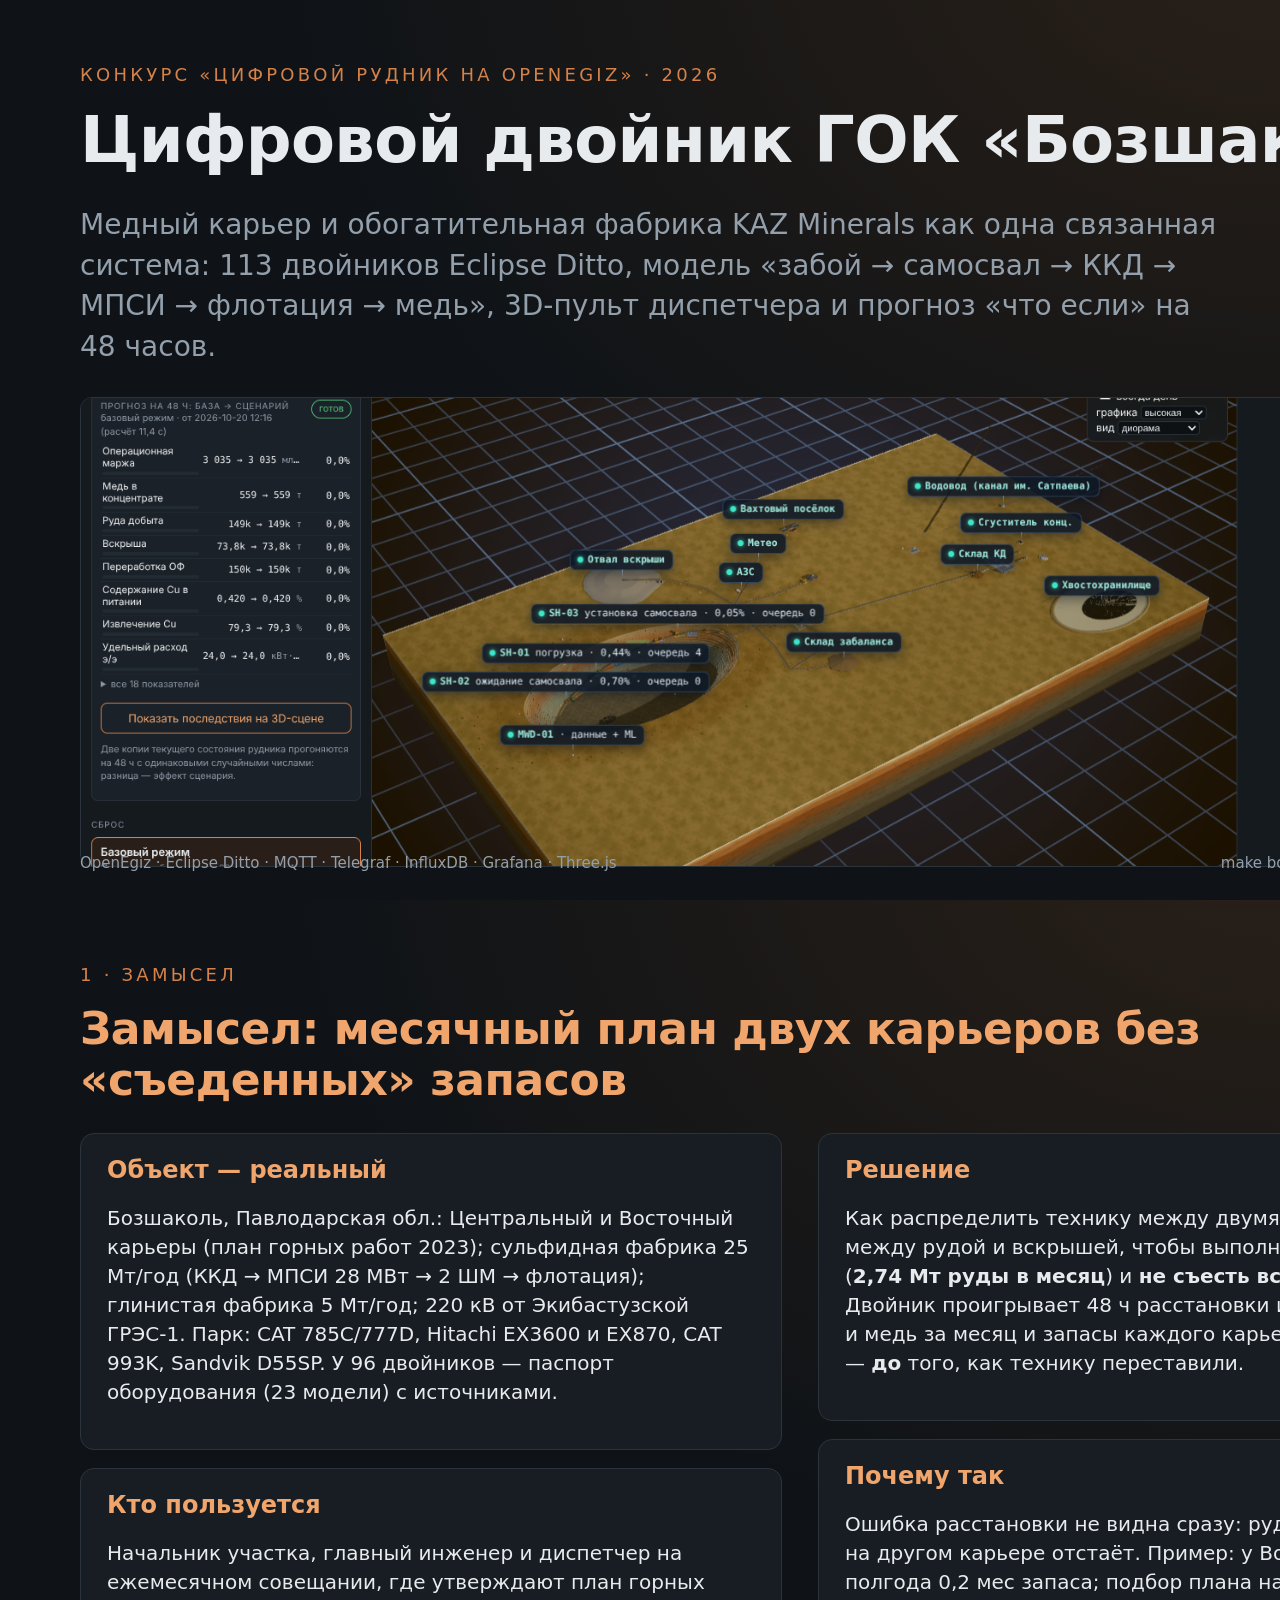
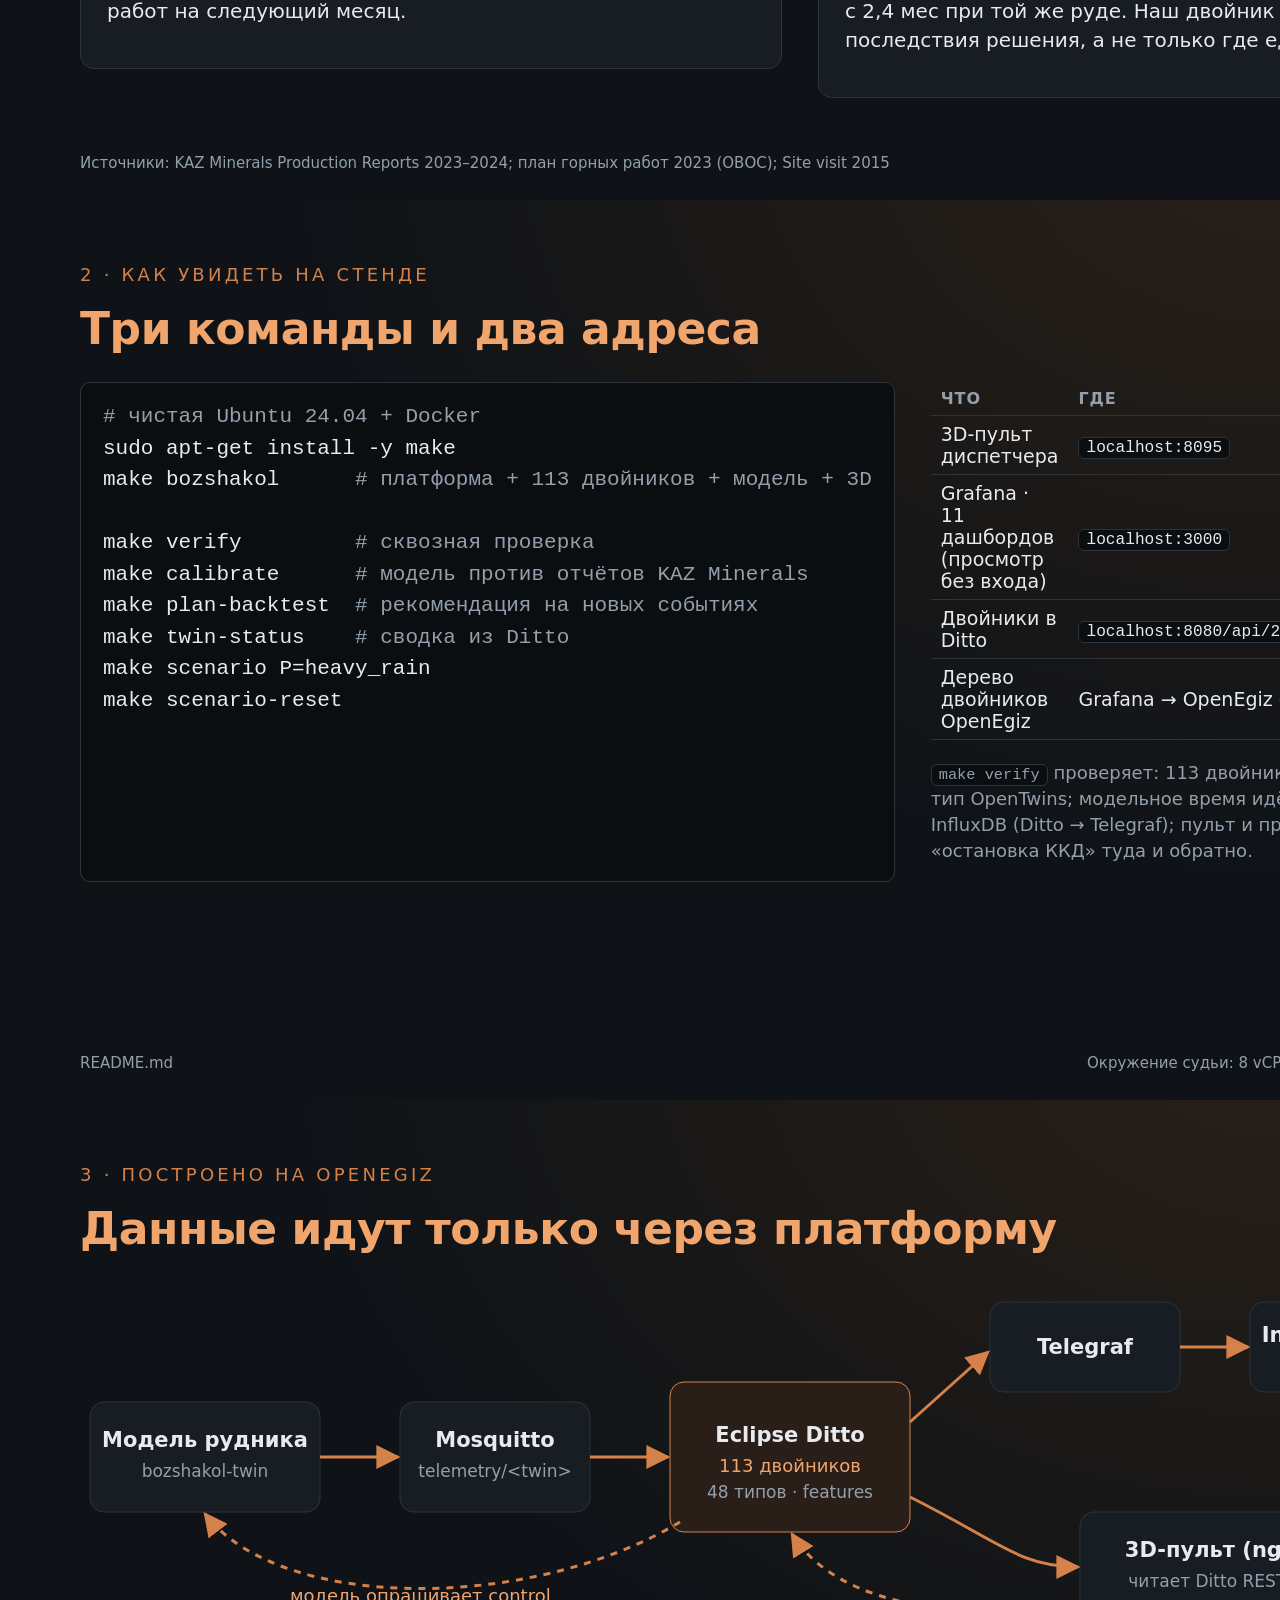
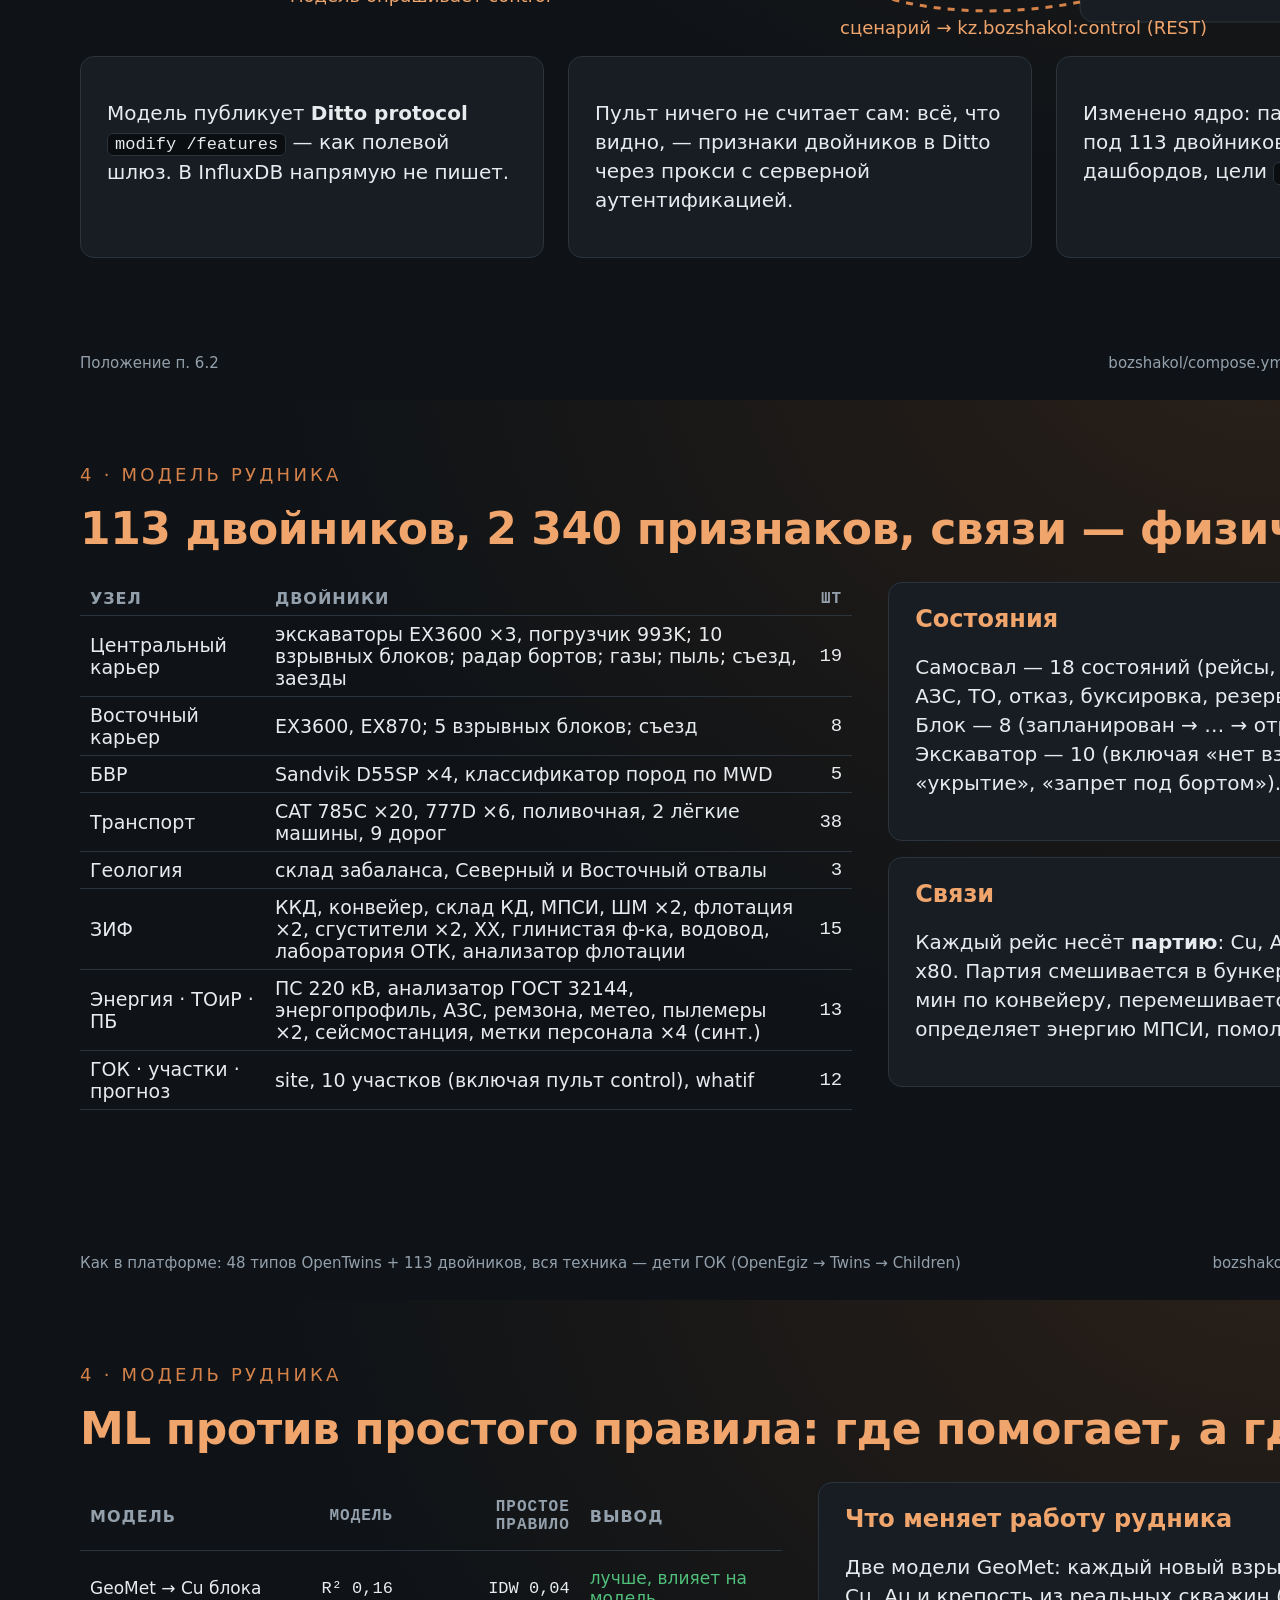
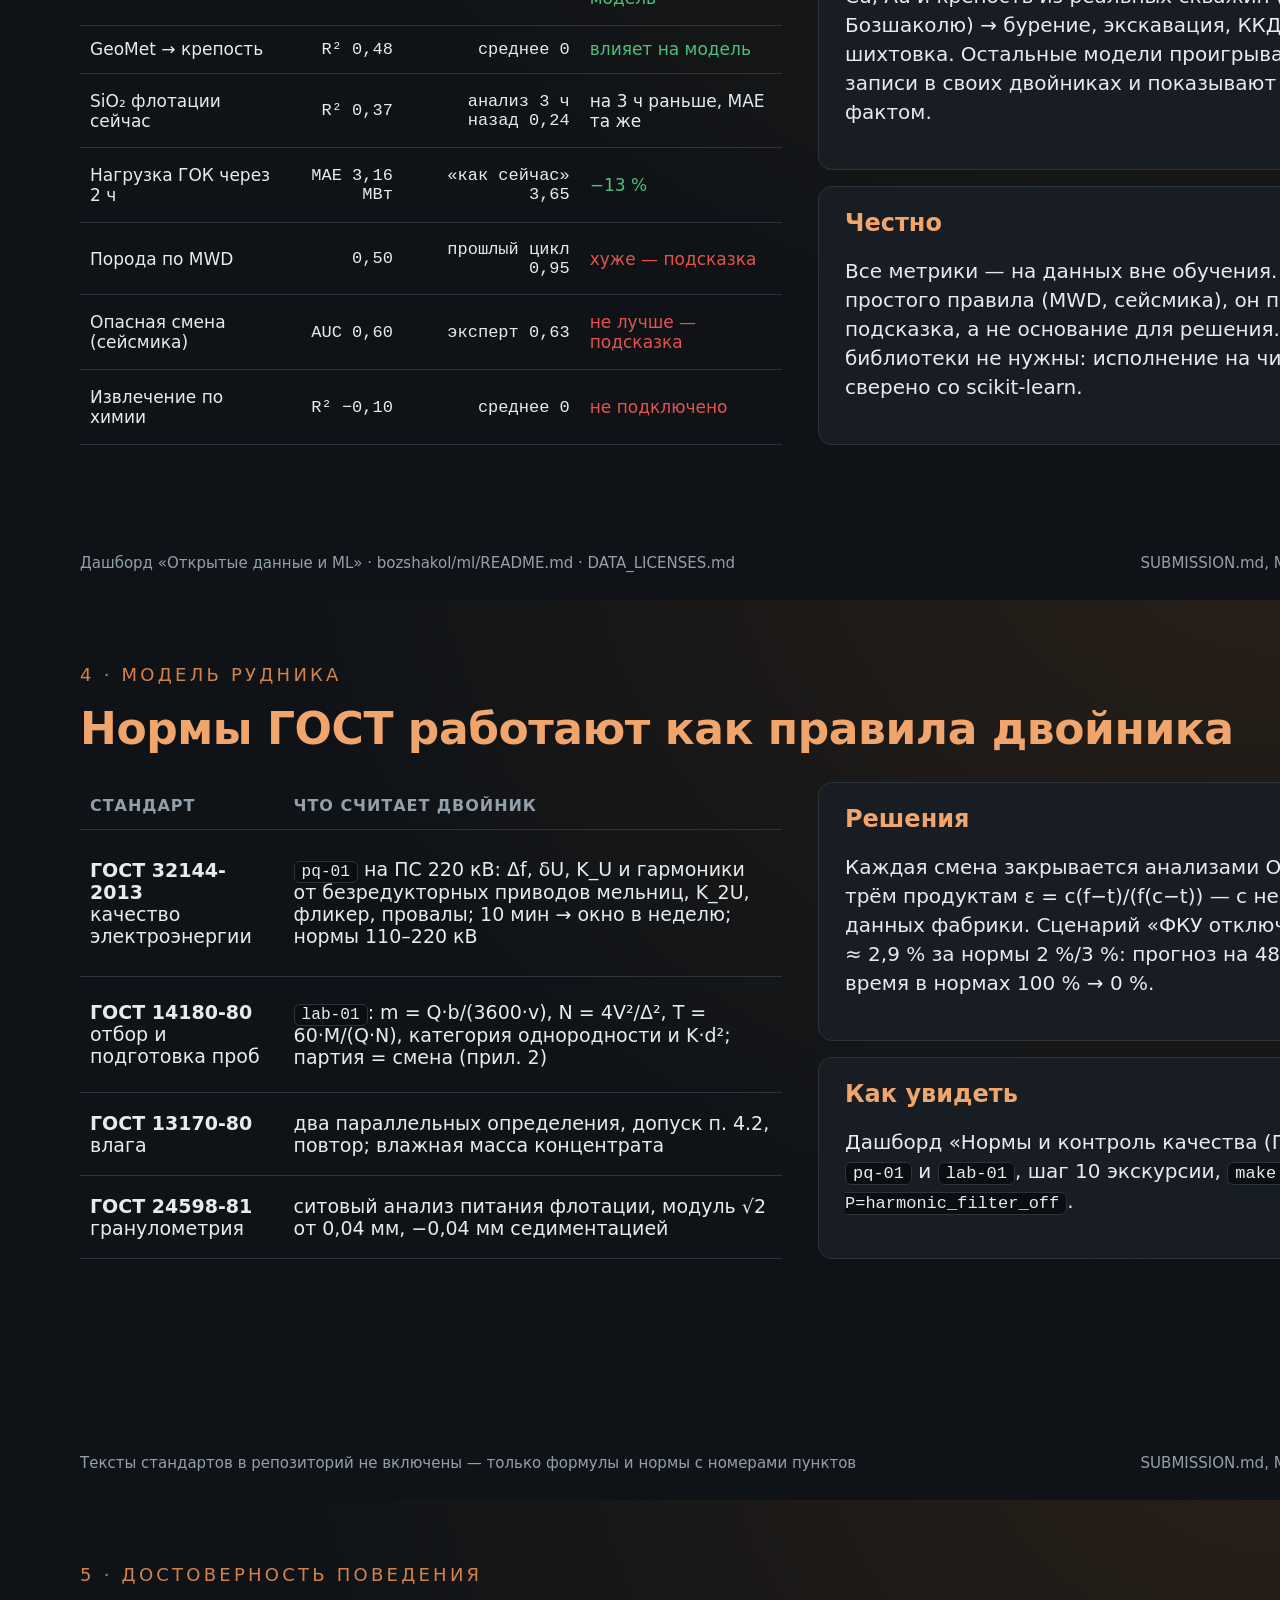
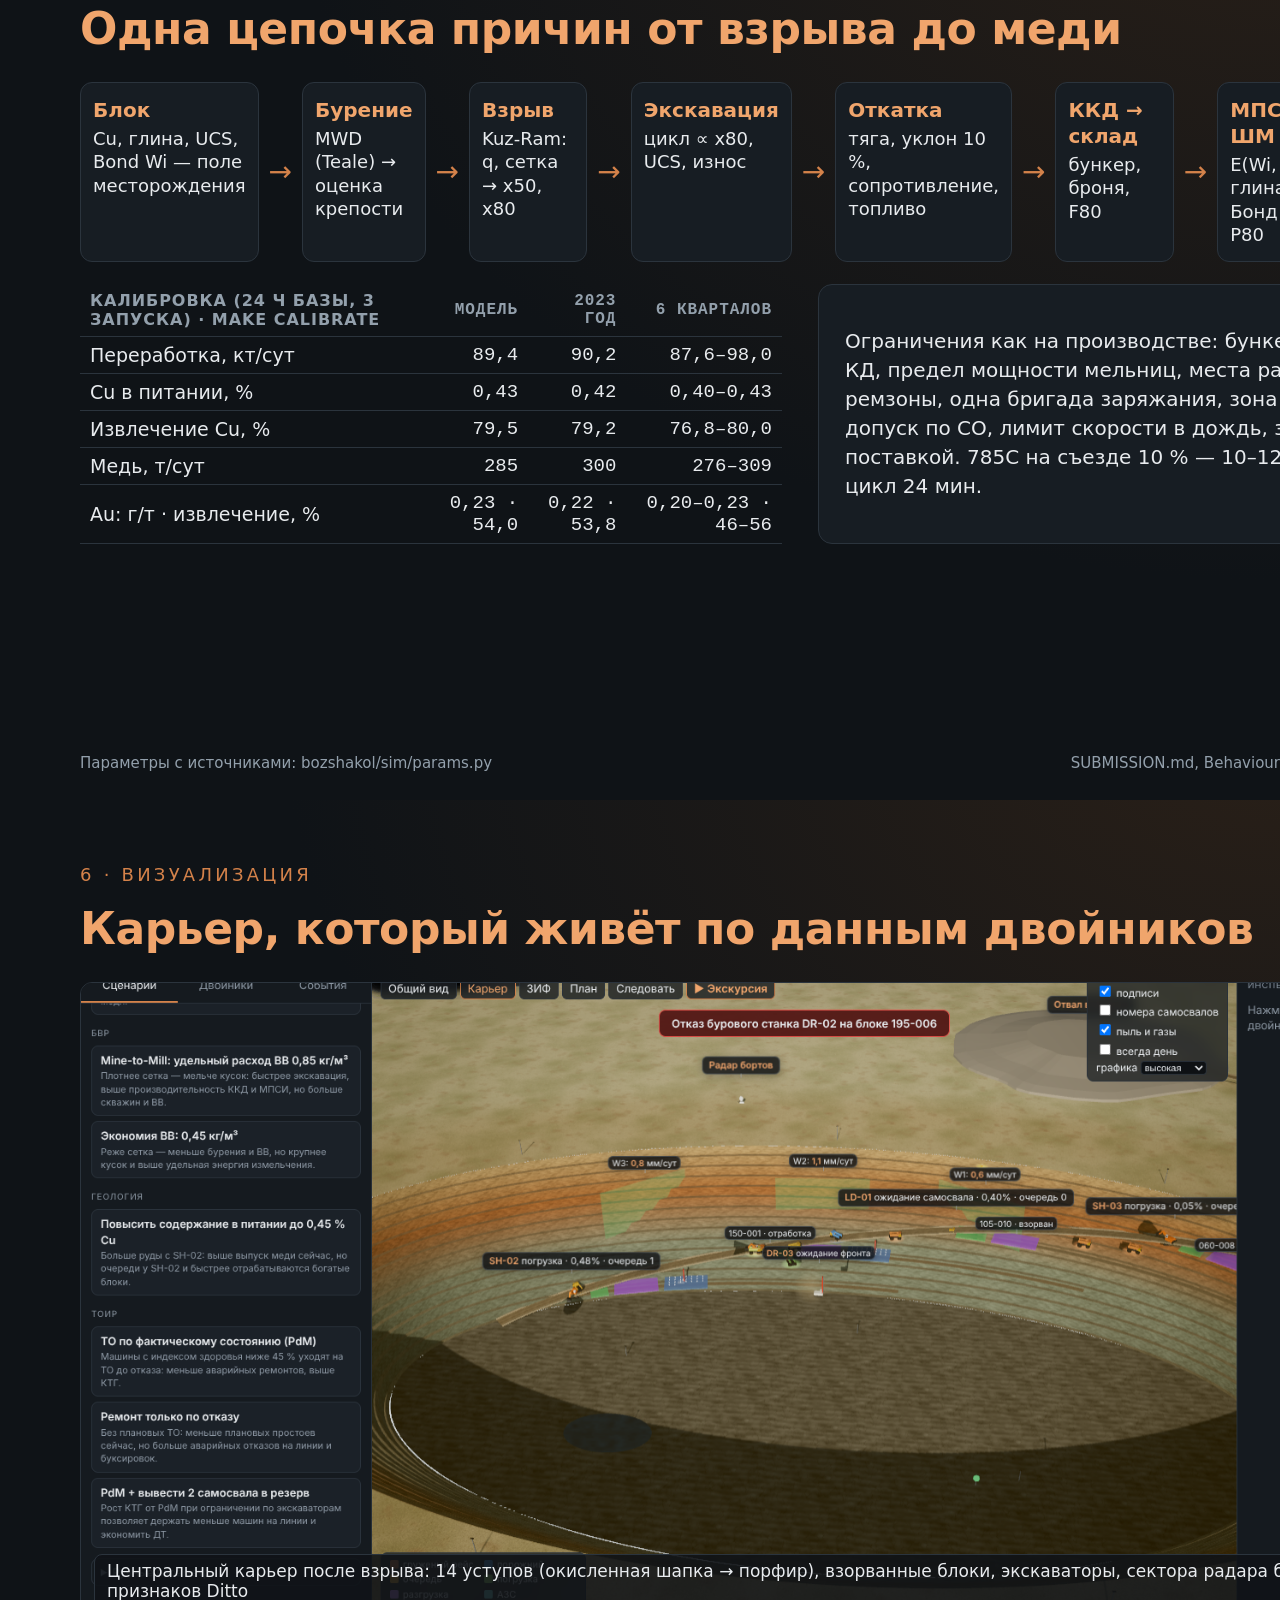
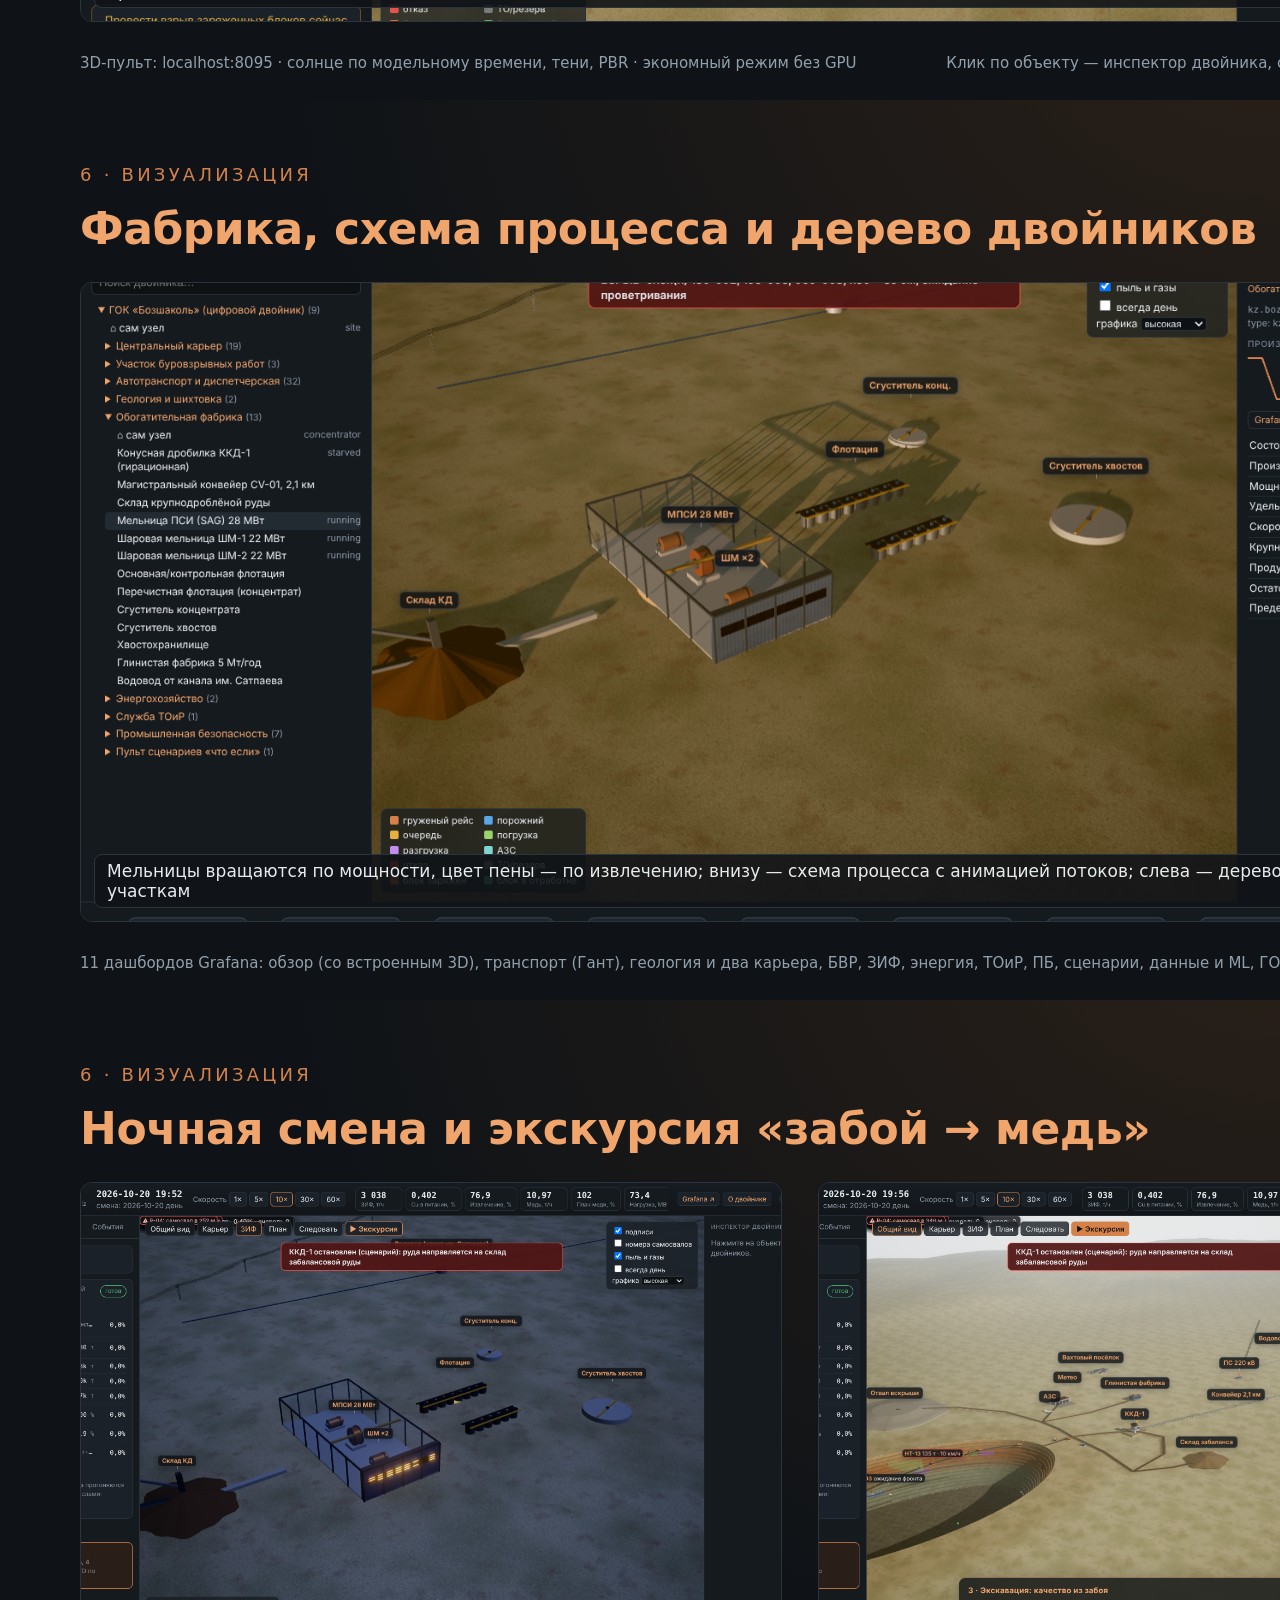
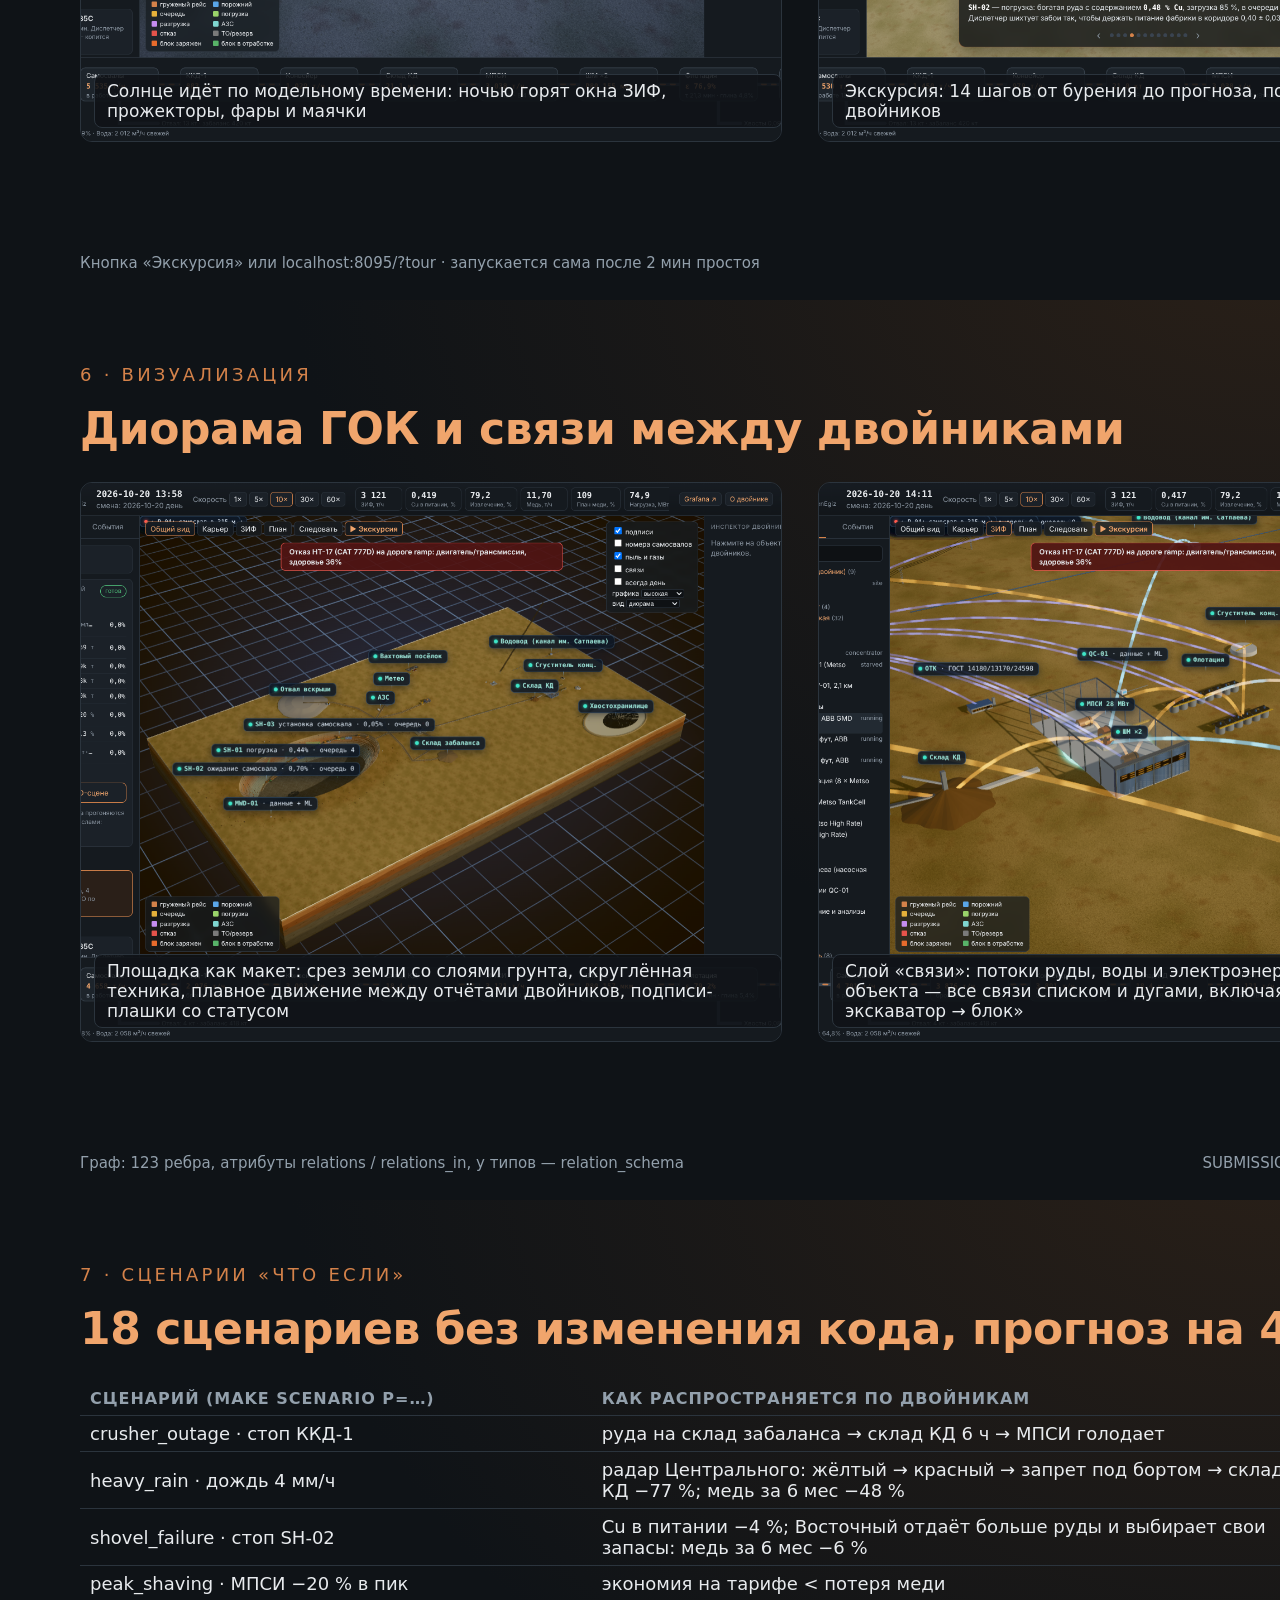
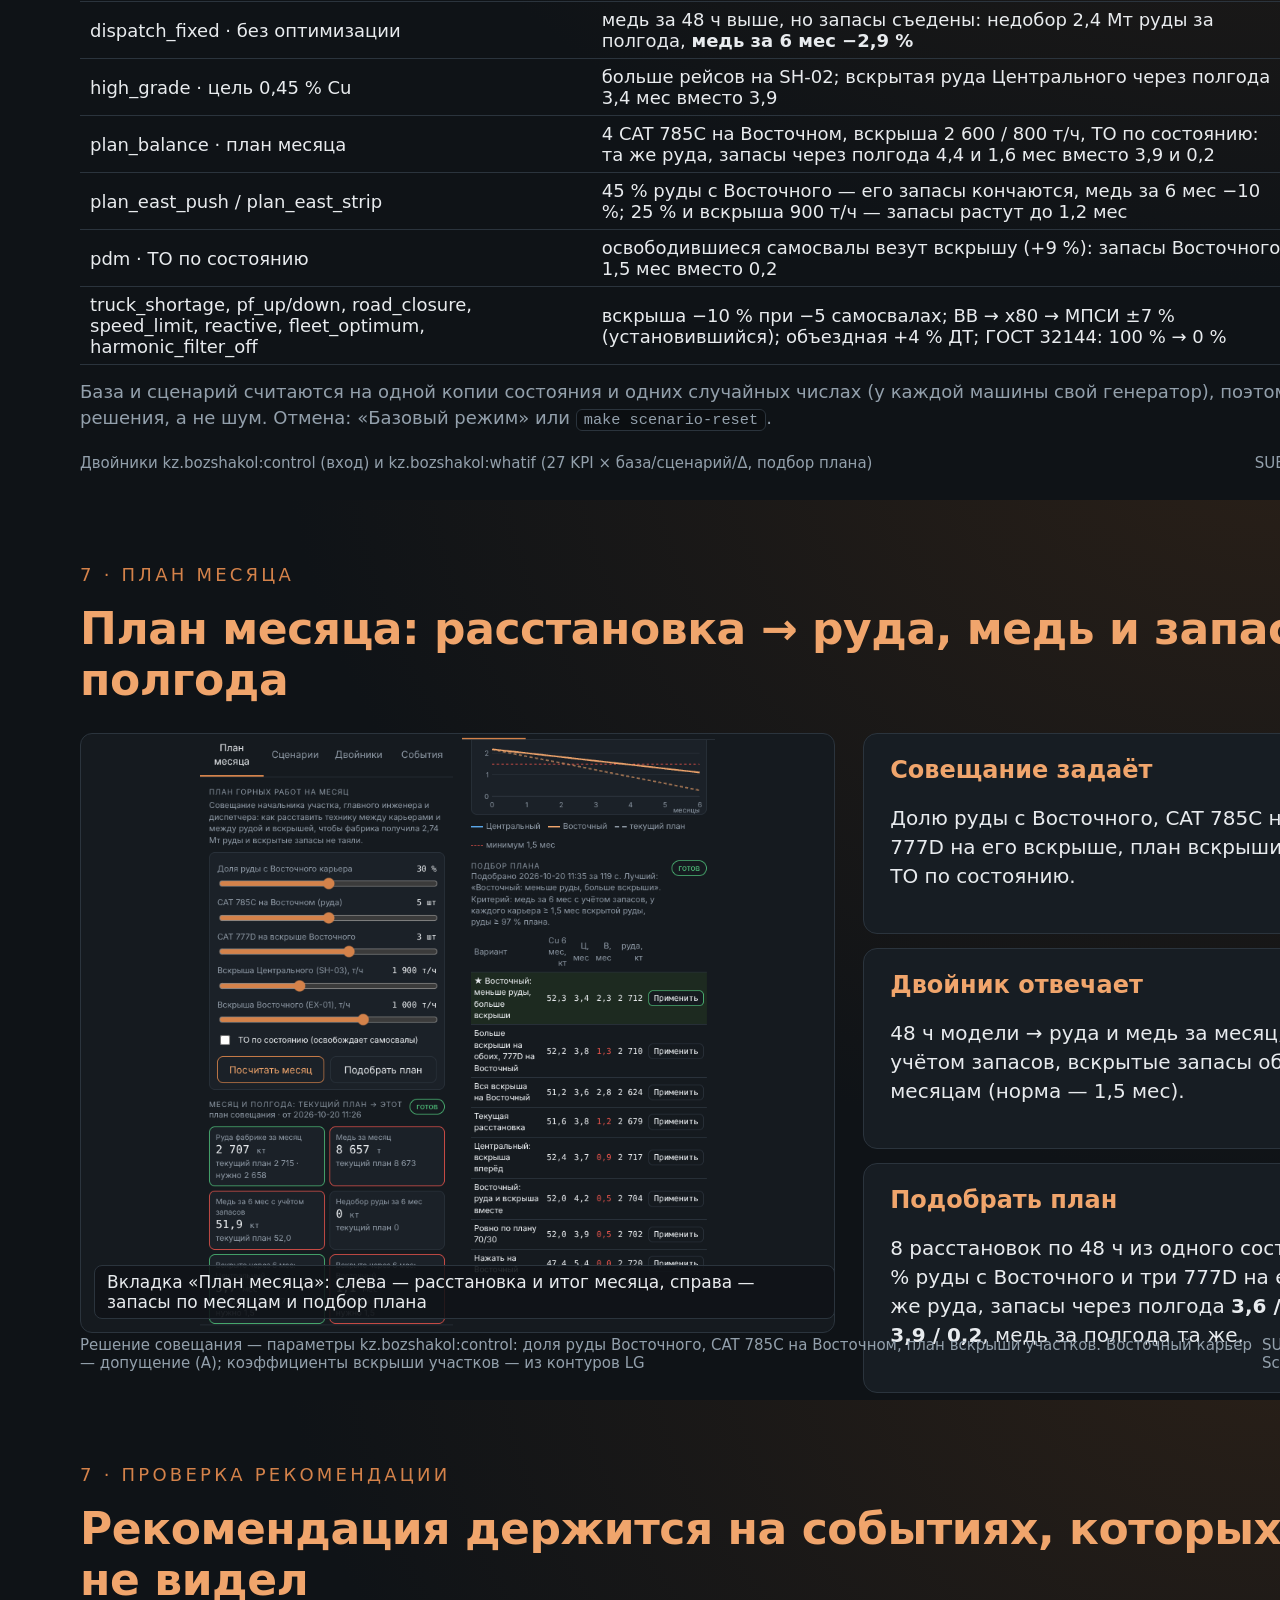
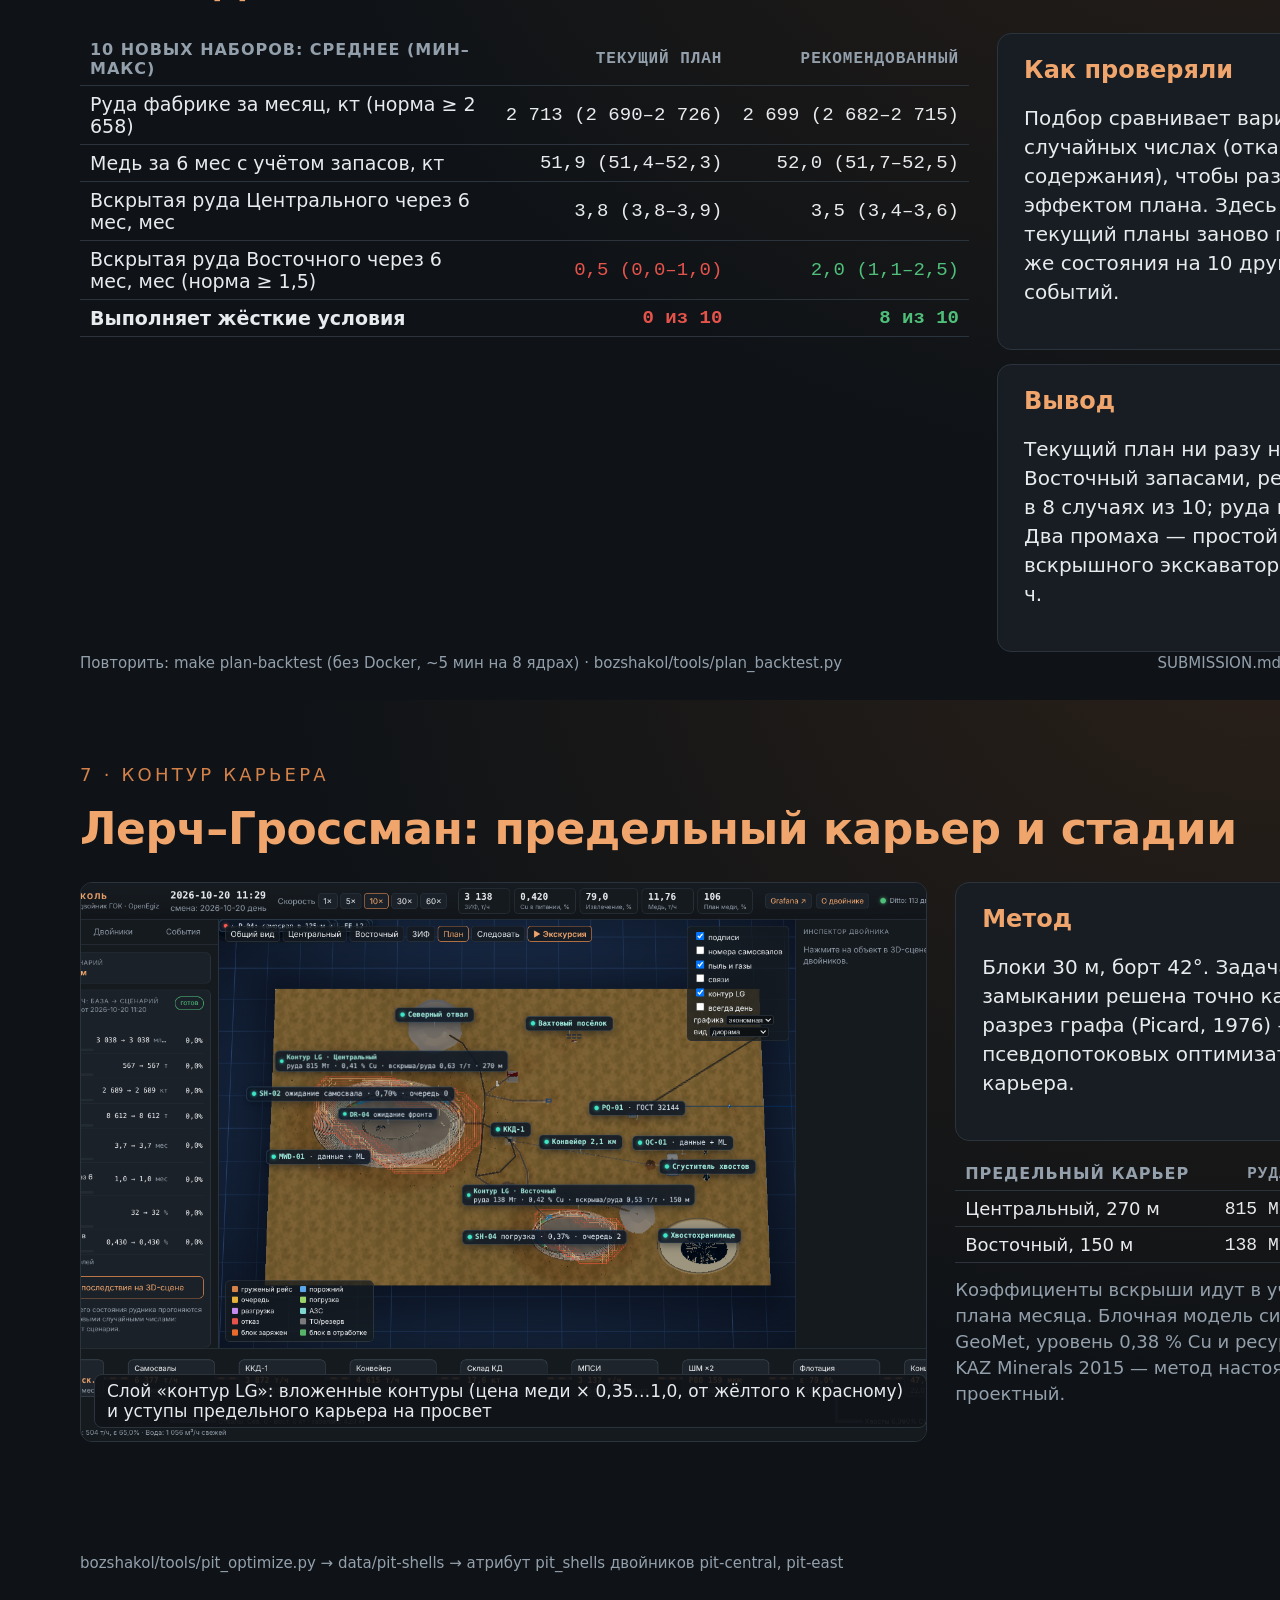
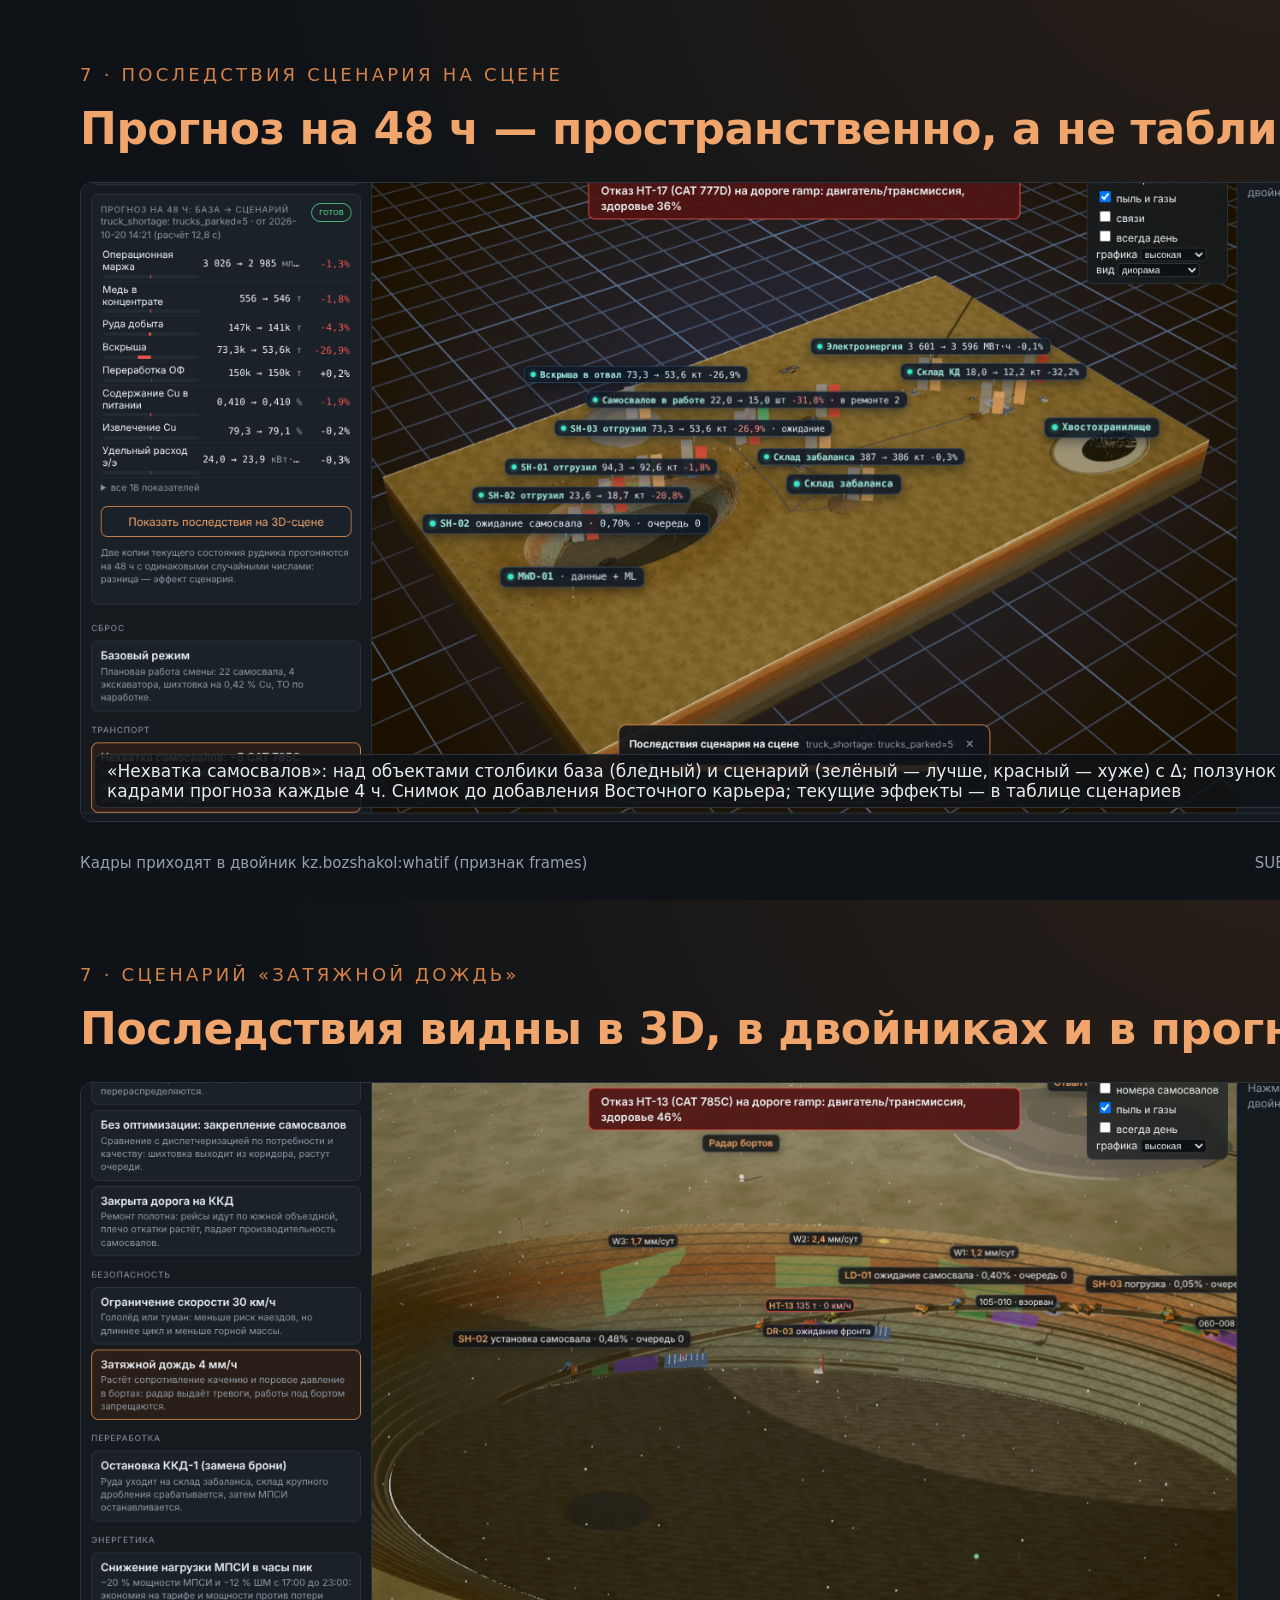
<file: bozshakol/docs/presentation.html>
<!doctype html>
<html lang="ru">
<head>
<meta charset="utf-8">
<title>Бозшаколь — цифровой двойник ГОК на OpenEgiz</title>
<style>
  @page { size: 1600px 900px; margin: 0; }
  :root { --bg:#0f1317; --panel:#171d23; --line:#2b343d; --text:#e8ebee; --muted:#93a0ac; --cu:#d4824a; --cu2:#f0a56c; --ok:#4fbf7a; --bad:#e5534b; --warn:#e6b13a; }
  * { box-sizing: border-box; }
  body { margin: 0; background: #000; font-family: "Inter","Segoe UI",system-ui,Roboto,Arial,sans-serif; color: var(--text); }
  section { width: 1600px; height: 900px; padding: 64px 80px; background: radial-gradient(ellipse at 80% -10%, #2a2018 0%, var(--bg) 55%); position: relative; overflow: hidden; page-break-after: always; break-after: page; }
  h1 { font-size: 64px; margin: 0 0 16px; letter-spacing: -.01em; }
  h2 { font-size: 44px; margin: 0 0 28px; color: var(--cu2); letter-spacing: -.01em; }
  h3 { font-size: 24px; margin: 0 0 10px; color: var(--cu2); }
  p, li { font-size: 24px; line-height: 1.45; }
  li { margin: 6px 0; }
  .muted { color: var(--muted); }
  .small { font-size: 18px; }
  .kicker { font-size: 18px; letter-spacing: .18em; text-transform: uppercase; color: var(--cu); margin-bottom: 18px; }
  .grid2 { display: grid; grid-template-columns: 1fr 1fr; gap: 36px; }
  .grid3 { display: grid; grid-template-columns: repeat(3, 1fr); gap: 24px; }
  .card { background: var(--panel); border: 1px solid var(--line); border-radius: 14px; padding: 22px 26px; }
  .card p, .card li { font-size: 20px; }
  .shot { width: 100%; border-radius: 12px; border: 1px solid var(--line); display: block; }
  .shotwrap { position: relative; }
  .cap { position: absolute; left: 14px; bottom: 14px; background: rgba(15,19,23,.88); border: 1px solid var(--line); border-radius: 8px; padding: 6px 12px; font-size: 17px; }
  .num { font-family: ui-monospace, Menlo, Consolas, monospace; }
  table { border-collapse: collapse; width: 100%; font-size: 19px; }
  td, th { padding: 7px 10px; border-bottom: 1px solid var(--line); text-align: left; }
  th { color: var(--muted); font-weight: 600; font-size: 16px; text-transform: uppercase; letter-spacing: .06em; }
  td.r, th.r { text-align: right; font-family: ui-monospace, Menlo, Consolas, monospace; }
  .good { color: var(--ok); } .bad { color: var(--bad); }
  .bt td.r, .bt th.r { white-space: nowrap; }
  code { font-family: ui-monospace, Menlo, Consolas, monospace; background: #0b0e11; border: 1px solid var(--line); border-radius: 6px; padding: 1px 7px; font-size: .85em; }
  pre { background: #0b0e11; border: 1px solid var(--line); border-radius: 10px; padding: 18px 22px; font-size: 21px; line-height: 1.5; margin: 0; }
  .foot { position: absolute; left: 80px; right: 80px; bottom: 28px; display: flex; justify-content: space-between; font-size: 15px; color: var(--muted); }
  .chain { display: flex; align-items: stretch; gap: 10px; margin: 22px 0; }
  .chain .n { flex: 1; background: var(--panel); border: 1px solid var(--line); border-radius: 12px; padding: 14px 12px; font-size: 18px; line-height: 1.3; }
  .chain .n b { display: block; color: var(--cu2); font-size: 20px; margin-bottom: 4px; }
  .chain .a { align-self: center; color: var(--cu); font-size: 28px; }
  .pill { display: inline-block; border: 1px solid var(--line); border-radius: 999px; padding: 2px 12px; font-size: 17px; margin: 3px 4px 3px 0; color: var(--muted); }
  .bar { display: inline-block; height: 12px; border-radius: 3px; vertical-align: middle; }
  .big { font-size: 56px; font-weight: 700; color: var(--cu2); font-family: ui-monospace, Menlo, Consolas, monospace; }
</style>
</head>
<body>

<section>
  <div class="kicker">Конкурс «Цифровой рудник на OpenEgiz» · 2026</div>
  <h1>Цифровой двойник ГОК «Бозшаколь»</h1>
  <p class="muted" style="font-size:28px;max-width:1150px">Медный карьер и обогатительная фабрика KAZ Minerals как одна связанная система: 113 двойников Eclipse Ditto, модель «забой → самосвал → ККД → МПСИ → флотация → медь», 3D-пульт диспетчера и прогноз «что если» на 48 часов.</p>
  <div class="shotwrap" style="margin-top:30px"><img class="shot" src="img/diorama.png" style="height:470px;object-fit:cover;object-position:55% 40%"></div>
  <div class="foot"><span>OpenEgiz · Eclipse Ditto · MQTT · Telegraf · InfluxDB · Grafana · Three.js</span><span>make bozshakol → http://localhost:8095</span></div>
</section>

<section>
  <div class="kicker">1 · Замысел</div>
  <h2>Замысел: месячный план двух карьеров без «съеденных» запасов</h2>
  <div class="grid2">
    <div>
      <div class="card" style="margin-bottom:18px"><h3>Объект — реальный</h3><p>Бозшаколь, Павлодарская обл.: Центральный и Восточный карьеры (план горных работ 2023); сульфидная фабрика 25 Мт/год (ККД → МПСИ 28 МВт → 2 ШМ → флотация); глинистая фабрика 5 Мт/год; 220 кВ от Экибастузской ГРЭС-1. Парк: CAT 785C/777D, Hitachi EX3600 и EX870, CAT 993K, Sandvik D55SP. У 96 двойников — паспорт оборудования (23 модели) с источниками.</p></div>
      <div class="card"><h3>Кто пользуется</h3><p>Начальник участка, главный инженер и диспетчер на ежемесячном совещании, где утверждают план горных работ на следующий месяц.</p></div>
    </div>
    <div>
      <div class="card" style="margin-bottom:18px"><h3>Решение</h3><p>Как распределить технику между двумя карьерами и между рудой и вскрышей, чтобы выполнить план фабрики (<b>2,74 Мт руды в месяц</b>) и <b>не съесть вскрытые запасы</b>. Двойник проигрывает 48 ч расстановки и показывает руду и медь за месяц и запасы каждого карьера через полгода — <b>до</b> того, как технику переставили.</p></div>
      <div class="card"><h3>Почему так</h3><p>Ошибка расстановки не видна сразу: руда есть, а вскрыша на другом карьере отстаёт. Пример: у Восточного через полгода 0,2 мес запаса; подбор плана находит расстановку с 2,4 мес при той же руде. Наш двойник показывает последствия решения, а не только где едет самосвал.</p></div>
    </div>
  </div>
  <div class="foot"><span>Источники: KAZ Minerals Production Reports 2023–2024; план горных работ 2023 (ОВОС); Site visit 2015</span><span>SUBMISSION.md, Concept</span></div>
</section>

<section>
  <div class="kicker">2 · Как увидеть на стенде</div>
  <h2>Три команды и два адреса</h2>
  <div class="grid2">
    <pre><span class="muted"># чистая Ubuntu 24.04 + Docker</span>
sudo apt-get install -y make
make bozshakol      <span class="muted"># платформа + 113 двойников + модель + 3D</span>

make verify         <span class="muted"># сквозная проверка</span>
make calibrate      <span class="muted"># модель против отчётов KAZ Minerals</span>
make plan-backtest  <span class="muted"># рекомендация на новых событиях</span>
make twin-status    <span class="muted"># сводка из Ditto</span>
make scenario P=heavy_rain
make scenario-reset</pre>
    <div>
      <table>
        <tr><th>Что</th><th>Где</th></tr>
        <tr><td>3D-пульт диспетчера</td><td><code>localhost:8095</code></td></tr>
        <tr><td>Grafana · 11 дашбордов (просмотр без входа)</td><td><code>localhost:3000</code></td></tr>
        <tr><td>Двойники в Ditto</td><td><code>localhost:8080/api/2/things/kz.bozshakol:site</code></td></tr>
        <tr><td>Дерево двойников OpenEgiz</td><td>Grafana → OpenEgiz → Twins</td></tr>
      </table>
      <p class="small muted" style="margin-top:20px"><code>make verify</code> проверяет: 113 двойников — дети ГОК, у каждого тип OpenTwins; модельное время идёт (MQTT → Ditto); точки в InfluxDB (Ditto → Telegraf); пульт и прокси Ditto; сценарий «остановка ККД» туда и обратно.</p>
    </div>
  </div>
  <div class="foot"><span>README.md</span><span>Окружение судьи: 8 vCPU, 16 ГБ, Docker Compose 2.40</span></div>
</section>

<section>
  <div class="kicker">3 · Построено на OpenEgiz</div>
  <h2>Данные идут только через платформу</h2>
  <svg viewBox="0 0 1440 360" style="width:100%;height:360px">
    <defs><marker id="ar" viewBox="0 0 10 10" refX="9" refY="5" markerWidth="8" markerHeight="8" orient="auto"><path d="M0,0L10,5L0,10z" fill="#d4824a"/></marker></defs>
    <g font-size="21" fill="#e8ebee">
      <rect x="10" y="120" width="230" height="110" rx="14" fill="#171d23" stroke="#2b343d"/><text x="125" y="165" text-anchor="middle" font-weight="700">Модель рудника</text><text x="125" y="195" text-anchor="middle" fill="#93a0ac" font-size="17">bozshakol-twin</text>
      <rect x="320" y="120" width="190" height="110" rx="14" fill="#171d23" stroke="#2b343d"/><text x="415" y="165" text-anchor="middle" font-weight="700">Mosquitto</text><text x="415" y="195" text-anchor="middle" fill="#93a0ac" font-size="17">telemetry/&lt;twin&gt;</text>
      <rect x="590" y="100" width="240" height="150" rx="14" fill="#2a1f18" stroke="#d4824a"/><text x="710" y="160" text-anchor="middle" font-weight="700">Eclipse Ditto</text><text x="710" y="190" text-anchor="middle" fill="#f0a56c" font-size="18">113 двойников</text><text x="710" y="216" text-anchor="middle" fill="#93a0ac" font-size="17">48 типов · features</text>
      <rect x="910" y="20" width="190" height="90" rx="14" fill="#171d23" stroke="#2b343d"/><text x="1005" y="72" text-anchor="middle" font-weight="700">Telegraf</text>
      <rect x="1170" y="20" width="250" height="90" rx="14" fill="#171d23" stroke="#2b343d"/><text x="1295" y="60" text-anchor="middle" font-weight="700">InfluxDB → Grafana</text><text x="1295" y="88" text-anchor="middle" fill="#93a0ac" font-size="17">11 дашбордов</text>
      <rect x="1000" y="230" width="420" height="110" rx="14" fill="#171d23" stroke="#2b343d"/><text x="1210" y="275" text-anchor="middle" font-weight="700">3D-пульт (nginx + Three.js)</text><text x="1210" y="305" text-anchor="middle" fill="#93a0ac" font-size="17">читает Ditto REST · пишет сценарий</text>
    </g>
    <g stroke="#d4824a" stroke-width="3" fill="none" marker-end="url(#ar)">
      <path d="M240,175 L318,175"/><path d="M510,175 L588,175"/><path d="M830,140 L908,70"/><path d="M1100,65 L1168,65"/>
      <path d="M830,215 C920,260 940,285 998,285"/>
      <path d="M1000,320 C900,340 760,330 712,252" stroke-dasharray="7 7"/>
      <path d="M600,240 C450,330 200,330 125,232" stroke-dasharray="7 7"/>
    </g>
    <text x="760" y="352" fill="#f0a56c" font-size="18">сценарий → kz.bozshakol:control (REST)</text>
    <text x="210" y="320" fill="#f0a56c" font-size="18">модель опрашивает control</text>
  </svg>
  <div class="grid3" style="margin-top:10px">
    <div class="card"><p>Модель публикует <b>Ditto protocol</b> <code>modify /features</code> — как полевой шлюз. В InfluxDB напрямую не пишет.</p></div>
    <div class="card"><p>Пульт ничего не считает сам: всё, что видно, — признаки двойников в Ditto через прокси с серверной аутентификацией.</p></div>
    <div class="card"><p>Изменено ядро: память Ditto/InfluxDB под 113 двойников, провайдер дашбордов, цели <code>make</code>.</p></div>
  </div>
  <div class="foot"><span>Положение п. 6.2</span><span>bozshakol/compose.yml — оверлей к deploy/compose</span></div>
</section>

<section>
  <div class="kicker">4 · Модель рудника</div>
  <h2>113 двойников, 2 340 признаков, связи — физические</h2>
  <div class="grid2" style="grid-template-columns: 1.1fr .9fr">
    <table>
      <tr><th>Узел</th><th>Двойники</th><th class="r">шт</th></tr>
      <tr><td>Центральный карьер</td><td>экскаваторы EX3600 ×3, погрузчик 993K; 10 взрывных блоков; радар бортов; газы; пыль; съезд, заезды</td><td class="r">19</td></tr>
      <tr><td>Восточный карьер</td><td>EX3600, EX870; 5 взрывных блоков; съезд</td><td class="r">8</td></tr>
      <tr><td>БВР</td><td>Sandvik D55SP ×4, классификатор пород по MWD</td><td class="r">5</td></tr>
      <tr><td>Транспорт</td><td>CAT 785C ×20, 777D ×6, поливочная, 2 лёгкие машины, 9 дорог</td><td class="r">38</td></tr>
      <tr><td>Геология</td><td>склад забаланса, Северный и Восточный отвалы</td><td class="r">3</td></tr>
      <tr><td>ЗИФ</td><td>ККД, конвейер, склад КД, МПСИ, ШМ ×2, флотация ×2, сгустители ×2, ХХ, глинистая ф-ка, водовод, лаборатория ОТК, анализатор флотации</td><td class="r">15</td></tr>
      <tr><td>Энергия · ТОиР · ПБ</td><td>ПС 220 кВ, анализатор ГОСТ 32144, энергопрофиль, АЗС, ремзона, метео, пылемеры ×2, сейсмостанция, метки персонала ×4 (синт.)</td><td class="r">13</td></tr>
      <tr><td>ГОК · участки · прогноз</td><td>site, 10 участков (включая пульт control), whatif</td><td class="r">12</td></tr>
    </table>
    <div>
      <div class="card" style="margin-bottom:16px"><h3>Состояния</h3><p>Самосвал — 18 состояний (рейсы, очереди, погрузка, АЗС, ТО, отказ, буксировка, резерв, нет топлива). Блок — 8 (запланирован → … → отработан). Экскаватор — 10 (включая «нет взорванной массы», «укрытие», «запрет под бортом»).</p></div>
      <div class="card"><h3>Связи</h3><p>Каждый рейс несёт <b>партию</b>: Cu, Au, глина, крепость, x80. Партия смешивается в бункере ККД, едет 7,8 мин по конвейеру, перемешивается на складе и определяет энергию МПСИ, помол и извлечение.</p></div>
    </div>
  </div>
  <div class="foot"><span>Как в платформе: 48 типов OpenTwins + 113 двойников, вся техника — дети ГОК (OpenEgiz → Twins → Children)</span><span>bozshakol/twins/ · SUBMISSION.md, Mine</span></div>
</section>

<section>
  <div class="kicker">4 · Модель рудника</div>
  <h2>ML против простого правила: где помогает, а где нет</h2>
  <div class="grid2">
    <table style="font-size:17px">
      <tr><th>Модель</th><th class="r">модель</th><th class="r">простое правило</th><th>вывод</th></tr>
      <tr><td>GeoMet → Cu блока</td><td class="r">R² 0,16</td><td class="r">IDW 0,04</td><td class="good">лучше, влияет на модель</td></tr>
      <tr><td>GeoMet → крепость</td><td class="r">R² 0,48</td><td class="r">среднее 0</td><td class="good">влияет на модель</td></tr>
      <tr><td>SiO₂ флотации сейчас</td><td class="r">R² 0,37</td><td class="r">анализ 3 ч назад 0,24</td><td>на 3 ч раньше, MAE та же</td></tr>
      <tr><td>Нагрузка ГОК через 2 ч</td><td class="r">MAE 3,16 МВт</td><td class="r">«как сейчас» 3,65</td><td class="good">−13 %</td></tr>
      <tr><td>Порода по MWD</td><td class="r">0,50</td><td class="r">прошлый цикл 0,95</td><td class="bad">хуже — подсказка</td></tr>
      <tr><td>Опасная смена (сейсмика)</td><td class="r">AUC 0,60</td><td class="r">эксперт 0,63</td><td class="bad">не лучше — подсказка</td></tr>
      <tr><td>Извлечение по химии</td><td class="r">R² −0,10</td><td class="r">среднее 0</td><td class="bad">не подключено</td></tr>
    </table>
    <div>
      <div class="card" style="margin-bottom:16px"><h3>Что меняет работу рудника</h3><p>Две модели GeoMet: каждый новый взрывной блок получает Cu, Au и крепость из реальных скважин (уровень — по Бозшаколю) → бурение, экскавация, ККД, энергия МПСИ, шихтовка. Остальные модели проигрывают реальные записи в своих двойниках и показывают оценку рядом с фактом.</p></div>
      <div class="card"><h3>Честно</h3><p>Все метрики — на данных вне обучения. Где ML не лучше простого правила (MWD, сейсмика), он показан как подсказка, а не основание для решения. Стенду ML-библиотеки не нужны: исполнение на чистом Python сверено со scikit-learn.</p></div>
    </div>
  </div>
  <div class="foot"><span>Дашборд «Открытые данные и ML» · bozshakol/ml/README.md · DATA_LICENSES.md</span><span>SUBMISSION.md, Modules · Data and Assumptions</span></div>
</section>

<section>
  <div class="kicker">4 · Модель рудника</div>
  <h2>Нормы ГОСТ работают как правила двойника</h2>
  <div class="grid2">
    <table>
      <tr><th>Стандарт</th><th>Что считает двойник</th></tr>
      <tr><td><b>ГОСТ 32144-2013</b><br>качество электроэнергии</td><td><code>pq-01</code> на ПС 220 кВ: Δf, δU, K_U и гармоники от безредукторных приводов мельниц, K_2U, фликер, провалы; 10 мин → окно в неделю; нормы 110–220 кВ</td></tr>
      <tr><td><b>ГОСТ 14180-80</b><br>отбор и подготовка проб</td><td><code>lab-01</code>: m = Q·b/(3600·v), N = 4V²/Δ², T = 60·M/(Q·N), категория однородности и K·d²; партия = смена (прил. 2)</td></tr>
      <tr><td><b>ГОСТ 13170-80</b><br>влага</td><td>два параллельных определения, допуск п. 4.2, повтор; влажная масса концентрата</td></tr>
      <tr><td><b>ГОСТ 24598-81</b><br>гранулометрия</td><td>ситовый анализ питания флотации, модуль √2 от 0,04 мм, −0,04 мм седиментацией</td></tr>
    </table>
    <div>
      <div class="card" style="margin-bottom:16px"><h3>Решения</h3><p>Каждая смена закрывается анализами ОТК и балансом по трём продуктам ε = c(f−t)/(f(c−t)) — с невязкой против данных фабрики. Сценарий «ФКУ отключена» выводит K_U ≈ 2,9 % за нормы 2 %/3 %: прогноз на 48 ч показывает время в нормах 100 % → 0 %.</p></div>
      <div class="card"><h3>Как увидеть</h3><p>Дашборд «Нормы и контроль качества (ГОСТ)», двойники <code>pq-01</code> и <code>lab-01</code>, шаг 10 экскурсии, <code>make scenario P=harmonic_filter_off</code>.</p></div>
    </div>
  </div>
  <div class="foot"><span>Тексты стандартов в репозиторий не включены — только формулы и нормы с номерами пунктов</span><span>SUBMISSION.md, Modules · Data and Assumptions</span></div>
</section>

<section>
  <div class="kicker">5 · Достоверность поведения</div>
  <h2>Одна цепочка причин от взрыва до меди</h2>
  <div class="chain">
    <div class="n"><b>Блок</b>Cu, глина, UCS, Bond Wi — поле месторождения</div><div class="a">→</div>
    <div class="n"><b>Бурение</b>MWD (Teale) → оценка крепости</div><div class="a">→</div>
    <div class="n"><b>Взрыв</b>Kuz-Ram: q, сетка → x50, x80</div><div class="a">→</div>
    <div class="n"><b>Экскавация</b>цикл ∝ x80, UCS, износ</div><div class="a">→</div>
    <div class="n"><b>Откатка</b>тяга, уклон 10 %, сопротивление, топливо</div><div class="a">→</div>
    <div class="n"><b>ККД → склад</b>бункер, броня, F80</div><div class="a">→</div>
    <div class="n"><b>МПСИ · ШМ</b>E(Wi, F80, глина); Бонд → P80</div><div class="a">→</div>
    <div class="n"><b>Флотация</b>k(P80, глина) · τ(Q) → ε</div>
  </div>
  <div class="grid2">
    <table>
      <tr><th>Калибровка (24 ч базы, 3 запуска) · make calibrate</th><th class="r">модель</th><th class="r">2023 год</th><th class="r">6 кварталов</th></tr>
      <tr><td>Переработка, кт/сут</td><td class="r">89,4</td><td class="r">90,2</td><td class="r">87,6–98,0</td></tr>
      <tr><td>Cu в питании, %</td><td class="r">0,43</td><td class="r">0,42</td><td class="r">0,40–0,43</td></tr>
      <tr><td>Извлечение Cu, %</td><td class="r">79,5</td><td class="r">79,2</td><td class="r">76,8–80,0</td></tr>
      <tr><td>Медь, т/сут</td><td class="r">285</td><td class="r">300</td><td class="r">276–309</td></tr>
      <tr><td>Au: г/т · извлечение, %</td><td class="r">0,23 · 54,0</td><td class="r">0,22 · 53,8</td><td class="r">0,20–0,23 · 46–56</td></tr>
    </table>
    <div class="card"><p>Ограничения как на производстве: бункер ККД 700 т, склад КД, предел мощности мельниц, места разгрузки, 4 бокса ремзоны, одна бригада заряжания, зона взрыва 450 м и допуск по CO, лимит скорости в дождь, запас ДТ с ж/д поставкой. 785C на съезде 10 % — 10–12 км/ч, ~120 л/ч; цикл 24 мин.</p></div>
  </div>
  <div class="foot"><span>Параметры с источниками: bozshakol/sim/params.py</span><span>SUBMISSION.md, Behaviour fidelity · Data and Assumptions</span></div>
</section>

<section>
  <div class="kicker">6 · Визуализация</div>
  <h2>Карьер, который живёт по данным двойников</h2>
  <div class="shotwrap"><img class="shot" src="img/pit_blast.png" style="height:640px;object-fit:cover;object-position:60% 30%"><div class="cap">Центральный карьер после взрыва: 14 уступов (окисленная шапка → порфир), взорванные блоки, экскаваторы, сектора радара бортов — всё из признаков Ditto</div></div>
  <div class="foot"><span>3D-пульт: localhost:8095 · солнце по модельному времени, тени, PBR · экономный режим без GPU</span><span>Клик по объекту — инспектор двойника, ссылки на Grafana и JSON Ditto</span></div>
</section>

<section>
  <div class="kicker">6 · Визуализация</div>
  <h2>Фабрика, схема процесса и дерево двойников</h2>
  <div class="shotwrap"><img class="shot" src="img/plant_tree.png" style="height:640px;object-fit:cover;object-position:50% 50%"><div class="cap">Мельницы вращаются по мощности, цвет пены — по извлечению; внизу — схема процесса с анимацией потоков; слева — дерево 113 двойников по участкам</div></div>
  <div class="foot"><span>11 дашбордов Grafana: обзор (со встроенным 3D), транспорт (Гант), геология и два карьера, БВР, ЗИФ, энергия, ТОиР, ПБ, сценарии, данные и ML, ГОСТ</span><span></span></div>
</section>

<section>
  <div class="kicker">6 · Визуализация</div>
  <h2>Ночная смена и экскурсия «забой → медь»</h2>
  <div class="grid2">
    <div class="shotwrap"><img class="shot" src="img/night.png" style="height:560px;object-fit:cover;object-position:55% 45%"><div class="cap">Солнце идёт по модельному времени: ночью горят окна ЗИФ, прожекторы, фары и маячки</div></div>
    <div class="shotwrap"><img class="shot" src="img/tour.png" style="height:560px;object-fit:cover;object-position:60% 60%"><div class="cap">Экскурсия: 14 шагов от бурения до прогноза, подписи из живых двойников</div></div>
  </div>
  <div class="foot"><span>Кнопка «Экскурсия» или localhost:8095/?tour · запускается сама после 2 мин простоя</span><span>Режим для финала</span></div>
</section>

<section>
  <div class="kicker">6 · Визуализация</div>
  <h2>Диорама ГОК и связи между двойниками</h2>
  <div class="grid2">
    <div class="shotwrap"><img class="shot" src="img/diorama.png" style="height:560px;object-fit:cover;object-position:55% 45%"><div class="cap">Площадка как макет: срез земли со слоями грунта, скруглённая техника, плавное движение между отчётами двойников, подписи-плашки со статусом</div></div>
    <div class="shotwrap"><img class="shot" src="img/links.png" style="height:560px;object-fit:cover;object-position:50% 45%"><div class="cap">Слой «связи»: потоки руды, воды и электроэнергии; у выбранного объекта — все связи списком и дугами, включая живые «самосвал → экскаватор → блок»</div></div>
  </div>
  <div class="foot"><span>Граф: 123 ребра, атрибуты relations / relations_in, у типов — relation_schema</span><span>SUBMISSION.md, Mine · Mine visualization</span></div>
</section>

<section>
  <div class="kicker">7 · Сценарии «что если»</div>
  <h2>18 сценариев без изменения кода, прогноз на 48 часов</h2>
  <table style="font-size:18px">
    <tr><th>Сценарий (make scenario P=…)</th><th>Как распространяется по двойникам</th><th class="r">Δ медь</th><th class="r">Δ маржа</th></tr>
    <tr><td>crusher_outage · стоп ККД-1</td><td>руда на склад забаланса → склад КД 6 ч → МПСИ голодает</td><td class="r bad">−77 %</td><td class="r bad">−85 %</td></tr>
    <tr><td>heavy_rain · дождь 4 мм/ч</td><td>радар Центрального: жёлтый → красный → запрет под бортом → склад КД −77 %; медь за 6 мес −48 %</td><td class="r bad">−14 %</td><td class="r bad">−14 %</td></tr>
    <tr><td>shovel_failure · стоп SH-02</td><td>Cu в питании −4 %; Восточный отдаёт больше руды и выбирает свои запасы: медь за 6 мес −6 %</td><td class="r bad">−3,5 %</td><td class="r bad">−3,5 %</td></tr>
    <tr><td>peak_shaving · МПСИ −20 % в пик</td><td>экономия на тарифе &lt; потеря меди</td><td class="r bad">−3,7 %</td><td class="r bad">−4,0 %</td></tr>
    <tr><td>dispatch_fixed · без оптимизации</td><td>медь за 48 ч выше, но запасы съедены: недобор 2,4 Мт руды за полгода, <b>медь за 6 мес −2,9 %</b></td><td class="r">+8,8 %</td><td class="r">+7,6 %</td></tr>
    <tr><td>high_grade · цель 0,45 % Cu</td><td>больше рейсов на SH-02; вскрытая руда Центрального через полгода 3,4 мес вместо 3,9</td><td class="r good">+5,8 %</td><td class="r good">+5,5 %</td></tr>
    <tr><td>plan_balance · план месяца</td><td>4 CAT 785C на Восточном, вскрыша 2 600 / 800 т/ч, ТО по состоянию: та же руда, запасы через полгода 4,4 и 1,6 мес вместо 3,9 и 0,2</td><td class="r good">+0,9 %</td><td class="r good">+0,6 %</td></tr>
    <tr><td>plan_east_push / plan_east_strip</td><td>45 % руды с Восточного — его запасы кончаются, медь за 6 мес −10 %; 25 % и вскрыша 900 т/ч — запасы растут до 1,2 мес</td><td class="r">+0,2 / +0,7 %</td><td class="r">−0,5 / +0,8 %</td></tr>
    <tr><td>pdm · ТО по состоянию</td><td>освободившиеся самосвалы везут вскрышу (+9 %): запасы Восточного 1,5 мес вместо 0,2</td><td class="r">+0,7 %</td><td class="r">+0,5 %</td></tr>
    <tr><td>truck_shortage, pf_up/down, road_closure, speed_limit, reactive, fleet_optimum, harmonic_filter_off</td><td>вскрыша −10 % при −5 самосвалах; ВВ → x80 → МПСИ ±7 % (установившийся); объездная +4 % ДТ; ГОСТ 32144: 100 % → 0 %</td><td class="r">−0,5…+0,5 %</td><td class="r">−0,4…+0,4 %</td></tr>
  </table>
  <p class="small muted" style="margin-top:14px">База и сценарий считаются на одной копии состояния и одних случайных числах (у каждой машины свой генератор), поэтому разница — эффект решения, а не шум. Отмена: «Базовый режим» или <code>make scenario-reset</code>.</p>
  <div class="foot"><span>Двойники kz.bozshakol:control (вход) и kz.bozshakol:whatif (27 KPI × база/сценарий/Δ, подбор плана)</span><span>SUBMISSION.md, What-if Scenarios</span></div>
</section>

<section>
  <div class="kicker">7 · План месяца</div>
  <h2>План месяца: расстановка → руда, медь и запасы на полгода</h2>
  <div class="grid2" style="grid-template-columns:1.15fr 1fr;gap:28px;align-items:start">
    <div class="shotwrap"><img class="shot" src="img/plan_panel_crop.png" style="height:600px;object-fit:contain;background:#151a1f"><div class="cap">Вкладка «План месяца»: слева — расстановка и итог месяца, справа — запасы по месяцам и подбор плана</div></div>
    <div>
      <div class="card" style="margin-bottom:14px"><h3>Совещание задаёт</h3><p>Долю руды с Восточного, CAT 785C на его руде, CAT 777D на его вскрыше, план вскрыши обоих карьеров, ТО по состоянию.</p></div>
      <div class="card" style="margin-bottom:14px"><h3>Двойник отвечает</h3><p>48 ч модели → руда и медь за месяц, медь за 6 мес с учётом запасов, вскрытые запасы обоих карьеров по месяцам (норма — 1,5 мес).</p></div>
      <div class="card"><h3>Подобрать план</h3><p>8 расстановок по 48 ч из одного состояния. Лучшая: 25 % руды с Восточного и три 777D на его вскрыше — та же руда, запасы через полгода <b>3,6 / 2,4 мес вместо 3,9 / 0,2</b>, медь за полгода та же.</p></div>
    </div>
  </div>
  <div class="foot"><span>Решение совещания — параметры kz.bozshakol:control: доля руды Восточного, CAT 785C на Восточном, план вскрыши участков. Восточный карьер — допущение (A); коэффициенты вскрыши участков — из контуров LG</span><span>SUBMISSION.md, Modules · Scenarios · Limitations</span></div>
</section>

<section>
  <div class="kicker">7 · Проверка рекомендации</div>
  <h2>Рекомендация держится на событиях, которых подбор не видел</h2>
  <div class="grid2" style="grid-template-columns:1.7fr 1fr;gap:28px;align-items:start">
    <table class="bt">
      <tr><th>10 новых наборов: среднее (мин–макс)</th><th class="r">текущий план</th><th class="r">рекомендованный</th></tr>
      <tr><td>Руда фабрике за месяц, кт (норма ≥ 2 658)</td><td class="r">2 713 (2 690–2 726)</td><td class="r">2 699 (2 682–2 715)</td></tr>
      <tr><td>Медь за 6 мес с учётом запасов, кт</td><td class="r">51,9 (51,4–52,3)</td><td class="r">52,0 (51,7–52,5)</td></tr>
      <tr><td>Вскрытая руда Центрального через 6 мес, мес</td><td class="r">3,8 (3,8–3,9)</td><td class="r">3,5 (3,4–3,6)</td></tr>
      <tr><td>Вскрытая руда Восточного через 6 мес, мес (норма ≥ 1,5)</td><td class="r bad">0,5 (0,0–1,0)</td><td class="r good">2,0 (1,1–2,5)</td></tr>
      <tr><td><b>Выполняет жёсткие условия</b></td><td class="r bad"><b>0 из 10</b></td><td class="r good"><b>8 из 10</b></td></tr>
    </table>
    <div>
      <div class="card" style="margin-bottom:14px"><h3>Как проверяли</h3><p>Подбор сравнивает варианты на одних случайных числах (отказы, циклы, содержания), чтобы разница была эффектом плана. Здесь выбранный и текущий планы заново проиграны из того же состояния на 10 других наборах событий.</p></div>
      <div class="card"><h3>Вывод</h3><p>Текущий план ни разу не обеспечивает Восточный запасами, рекомендованный — в 8 случаях из 10; руда и медь не падают. Два промаха — простой единственного вскрышного экскаватора Восточного за 48 ч.</p></div>
    </div>
  </div>
  <div class="foot"><span>Повторить: make plan-backtest (без Docker, ~5 мин на 8 ядрах) · bozshakol/tools/plan_backtest.py</span><span>SUBMISSION.md, Behaviour fidelity · Limitations</span></div>
</section>

<section>
  <div class="kicker">7 · Контур карьера</div>
  <h2>Лерч–Гроссман: предельный карьер и стадии</h2>
  <div class="grid2" style="grid-template-columns:1.5fr 1fr;gap:28px">
    <div class="shotwrap"><img class="shot" src="img/lg.png" style="height:560px;object-fit:cover;object-position:50% 50%"><div class="cap">Слой «контур LG»: вложенные контуры (цена меди × 0,35…1,0, от жёлтого к красному) и уступы предельного карьера на просвет</div></div>
    <div>
      <div class="card" style="margin-bottom:16px"><h3>Метод</h3><p>Блоки 30 м, борт 42°. Задача о максимальном замыкании решена точно как минимальный разрез графа (Picard, 1976) — как в псевдопотоковых оптимизаторах. ~5 с на оба карьера.</p></div>
      <table style="font-size:18px">
        <tr><th>Предельный карьер</th><th class="r">руда</th><th class="r">Cu</th><th class="r">вскр./руда</th></tr>
        <tr><td>Центральный, 270 м</td><td class="r">815 Мт</td><td class="r">0,41 %</td><td class="r">0,63</td></tr>
        <tr><td>Восточный, 150 м</td><td class="r">138 Мт</td><td class="r">0,42 %</td><td class="r">0,53</td></tr>
      </table>
      <p class="small muted" style="margin-top:14px">Коэффициенты вскрыши идут в учёт вскрытых запасов плана месяца. Блочная модель синтетическая: скважины GeoMet, уровень 0,38 % Cu и ресурсы 936 Мт по отчёту KAZ Minerals 2015 — метод настоящий, контур не проектный.</p>
    </div>
  </div>
  <div class="foot"><span>bozshakol/tools/pit_optimize.py → data/pit-shells → атрибут pit_shells двойников pit-central, pit-east</span><span>SUBMISSION.md, Modules</span></div>
</section>

<section>
  <div class="kicker">7 · Последствия сценария на сцене</div>
  <h2>Прогноз на 48 ч — пространственно, а не таблицей</h2>
  <div class="shotwrap"><img class="shot" src="img/whatif.png" style="height:640px;object-fit:cover;object-position:50% 45%"><div class="cap">«Нехватка самосвалов»: над объектами столбики база (бледный) и сценарий (зелёный — лучше, красный — хуже) с Δ; ползунок проигрывает 48 ч кадрами прогноза каждые 4 ч. Снимок до добавления Восточного карьера; текущие эффекты — в таблице сценариев</div></div>
  <div class="foot"><span>Кадры приходят в двойник kz.bozshakol:whatif (признак frames)</span><span>SUBMISSION.md, What-if Scenarios</span></div>
</section>

<section>
  <div class="kicker">7 · Сценарий «Затяжной дождь»</div>
  <h2>Последствия видны в 3D, в двойниках и в прогнозе</h2>
  <div class="shotwrap"><img class="shot" src="img/rain.png" style="height:640px;object-fit:cover;object-position:50% 40%"><div class="cap">Дождь, сектора радара бортов растут к жёлтому и красному уровню, запрет работ под бортом, прогноз на 48 ч слева</div></div>
  <div class="foot"><span>Метод обратной скорости (Фукузоно) прогнозирует время до обрушения борта</span><span>Дашборд «Промбезопасность»</span></div>
</section>

<section>
  <div class="kicker">7 · Сценарий «Остановка ККД-1»</div>
  <h2>Склад крупного дробления срабатывается — МПСИ встаёт</h2>
  <div class="shotwrap"><img class="shot" src="img/crusher.png" style="height:640px;object-fit:cover;object-position:50% 40%"><div class="cap">ККД-1 красный на схеме процесса, руда уходит на склад забаланса, запас склада КД в часах падает</div></div>
  <div class="foot"><span>Дашборд «Переработка»: ККД, склад и запас по времени, МПСИ</span><span></span></div>
</section>

<section>
  <div class="kicker">8 · Модули</div>
  <h2>Семь модулей карты и свои — все меняют работу рудника</h2>
  <div class="grid3">
    <div class="card"><h3>Транспорт</h3><p>Граф дорог, тяговая модель, диспетчер по потребности и качеству, рудоконтроль по рейсу, АЗС.</p></div>
    <div class="card"><h3>Геология и шихтовка</h3><p>Поле Cu/глины/крепости, блоки, коридор 0,42 ± 0,03 % с обратной связью.</p></div>
    <div class="card"><h3>БВР</h3><p>MWD, выбор блока по запасу взорванной массы, заряжание, окна, эвакуация, Kuz-Ram, Mine-to-Mill.</p></div>
    <div class="card"><h3>Переработка</h3><p>ККД с броней, конвейер, склад, МПСИ (мощность), Бонд, кинетика флотации, глинистая ф-ка, вода, ХХ.</p></div>
    <div class="card"><h3>Энергетика</h3><p>ПС 220 кВ по 10 потребителям, тарифные зоны, пик 15 мин, плата за мощность, ДТ, CO₂.</p></div>
    <div class="card"><h3>ТОиР</h3><p>Бортовой мониторинг → расчётный индекс техсостояния; по отказу / наработке / PdM; ремзона, КТГ, MTTR.</p></div>
    <div class="card"><h3>Промбезопасность</h3><p>Радар бортов с методом 1/v, CAS, пыль и газы после взрыва, поливка, погода.</p></div>
    <div class="card"><h3>План месяца и контур LG</h3><p>Два карьера → руда за месяц и вскрытые запасы через полгода; вскрыша участков — по контурам Лерча–Гроссмана.</p></div>
    <div class="card"><h3>Прогноз «что если»</h3><p>48 ч, база и сценарий на общих случайных числах; 27 KPI, включая маржу, месяц и полгода; подбор плана из 8 вариантов.</p></div>
  </div>
  <div class="foot"><span>Как увидеть каждый модуль на стенде — SUBMISSION.md, Modules</span><span></span></div>
</section>

<section>
  <div class="kicker">9 · Честно об ограничениях</div>
  <h2>Что упрощено и что дальше</h2>
  <div class="grid2">
    <div class="card"><h3>Ограничения</h3><ul>
      <li>Модель синтетическая: структура и параметры из открытых данных, телеметрии Бозшаколя нет.</li>
      <li>Каждый карьер — эллипс с одним спиральным съездом; у дорог нет полос и обгонов.</li>
      <li>Восточный карьер и стартовые вскрытые запасы — допущения (A); коэффициенты вскрыши участков — из контуров Лерча–Гроссмана по синтетической блочной модели.</li>
      <li>Полгода — перенос темпов 48 ч: простой единственного вскрышного экскаватора Восточного за двое суток занижает его запасы на все полгода, поэтому рекомендация держится в 8 из 10, а не в 10 из 10 случаев.</li>
      <li>Mine-to-Mill запаздывает на время отработки блоков; установившийся эффект — на дашборде БВР.</li>
    </ul></div>
    <div class="card"><h3>Дальше</h3><ul>
      <li>Подключить реальные потоки: FMS-диспетчеризация и SCADA ЗИФ через тот же MQTT → Ditto.</li>
      <li>Блочная модель из данных геологоразведки вместо поля.</li>
      <li>Оптимизатор назначения самосвалов (LP) поверх прогноза.</li>
      <li>Календарный план горных работ по стадиям ПГР вместо переноса темпов на полгода.</li>
    </ul></div>
  </div>
  <p class="small muted" style="margin-top:22px">Источники: KAZ Minerals Production Reports 2023–2024; KAZ Minerals Site visit presentation (2015); mining-technology.com — Bozshakol; спецификации CAT 785C/777D, Hitachi EX3600-6, Sandvik D55SP; Cunningham (Kuz-Ram); Bond (1961); Teale (1965); Fukuzono (1985); Caterpillar Performance Handbook; план горных работ Бозшаколь 2023 (ОВОС, ТОО «ECO AIR»); KAZ Minerals Annual Report 2015; Lerchs, Grossmann (1965); Picard (1976).</p>
  <div class="foot"><span>Код: MIT · Three.js: MIT · персональные данные не используются</span><span>Спасибо!</span></div>
</section>

</body>
</html>
</file>
